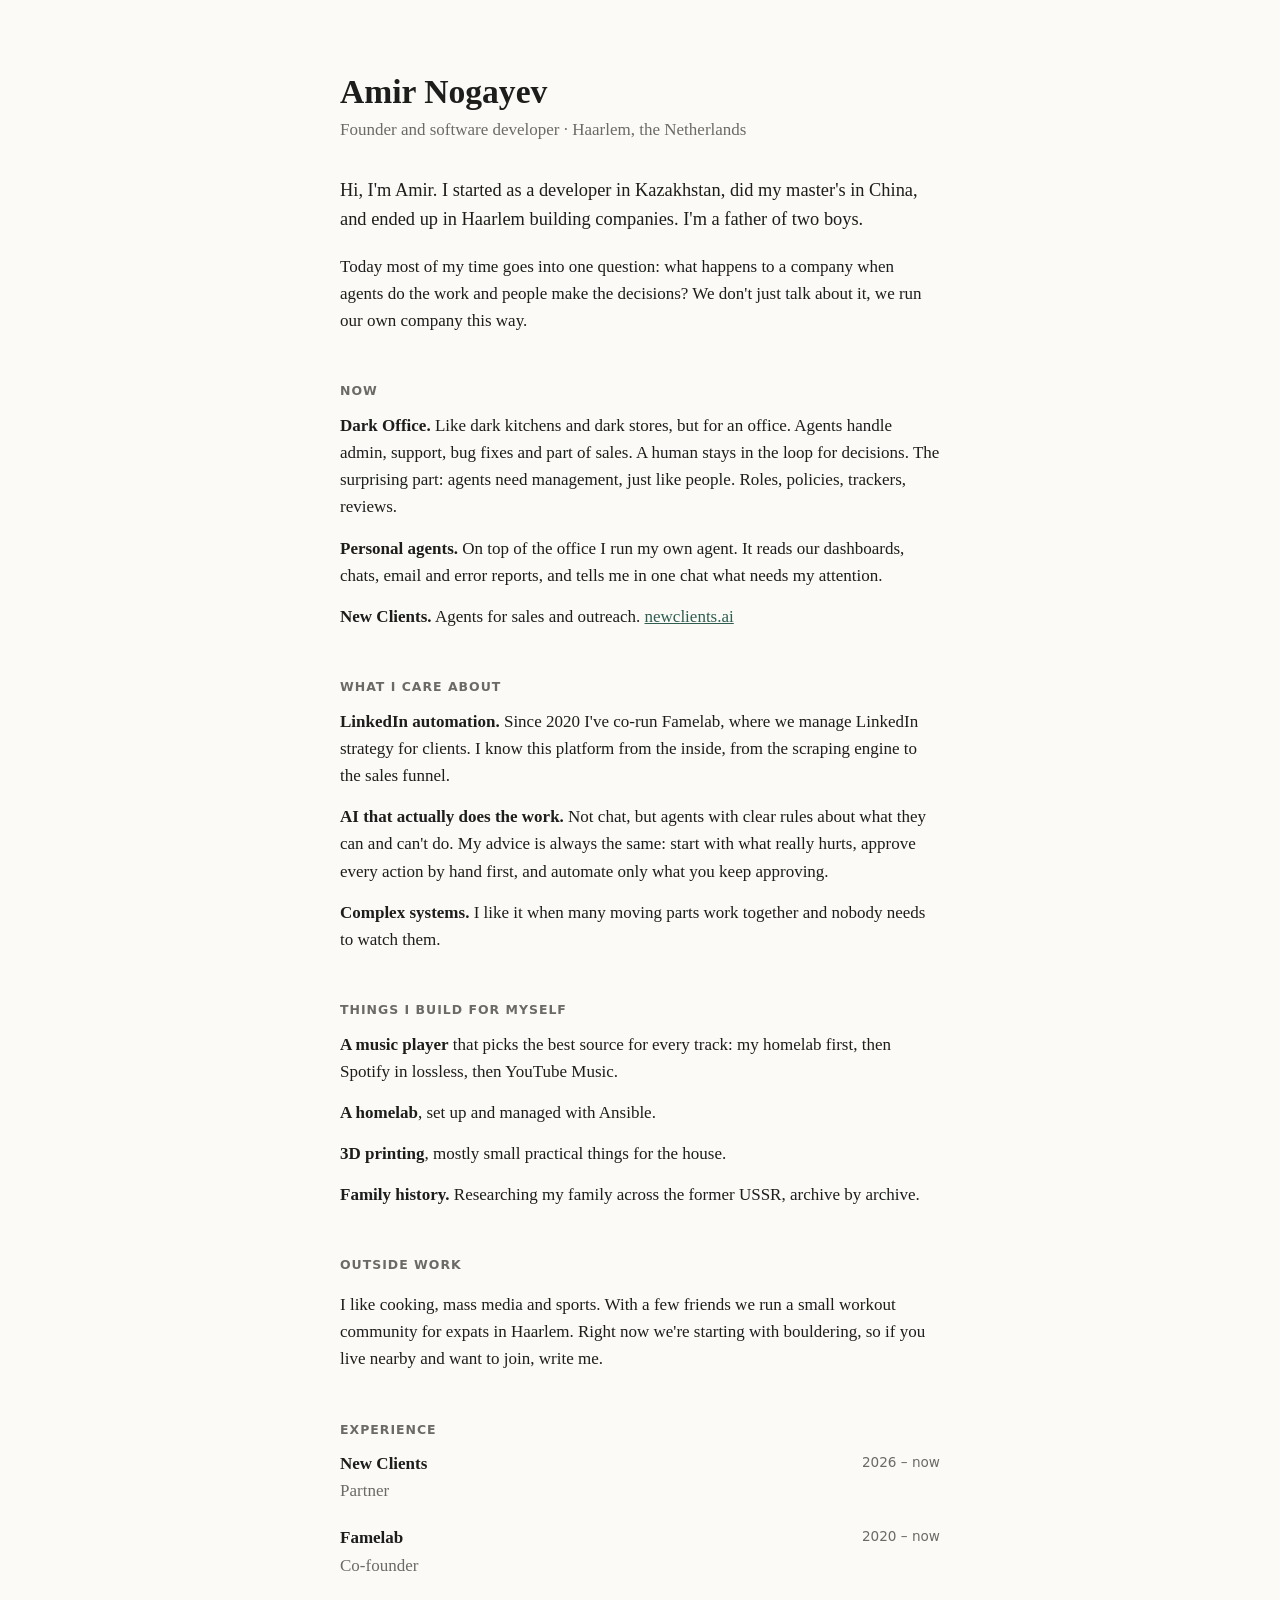
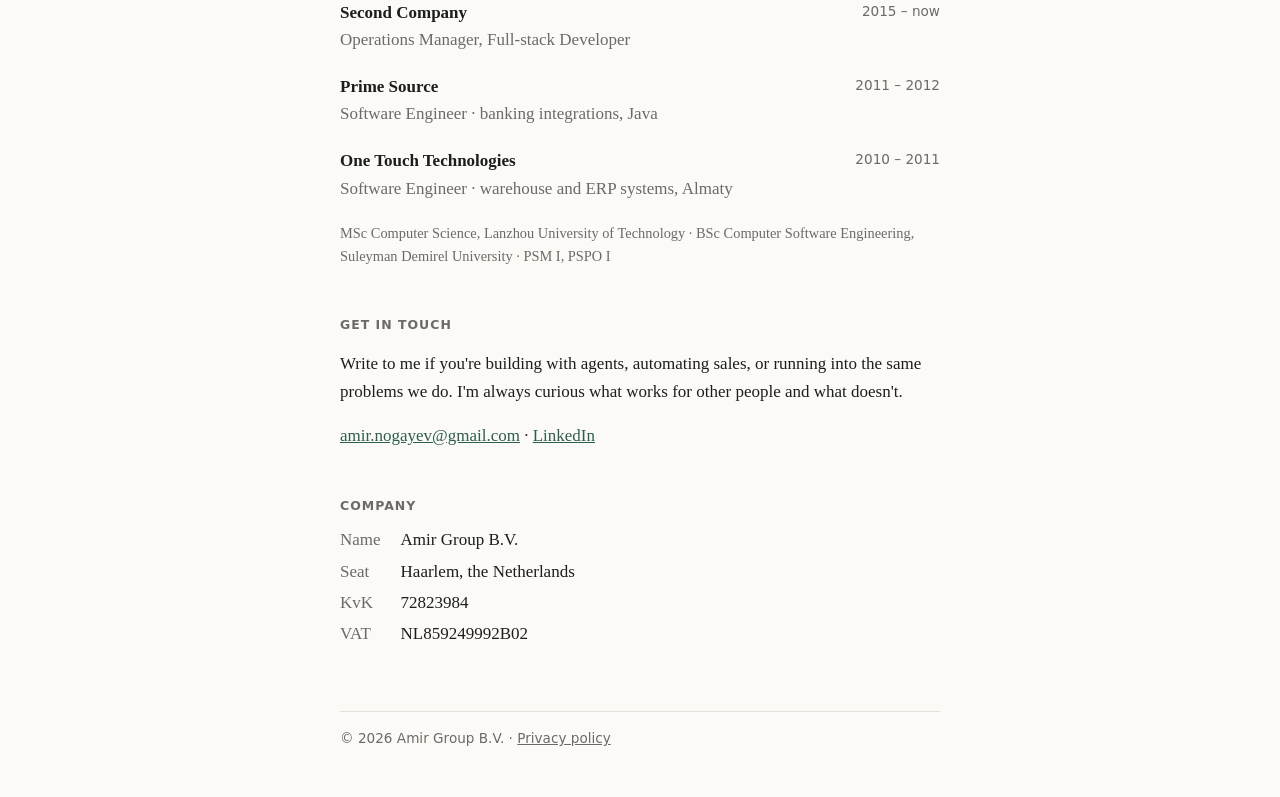
<file: index.html>
<!doctype html>
<html lang="en">
<head>
  <meta charset="utf-8">
  <meta name="viewport" content="width=device-width, initial-scale=1">
  <title>Amir Nogayev</title>
  <meta name="description" content="Amir Nogayev, founder and software developer in Haarlem. Building Dark Office, an office run by AI agents, and personal agents.">
  <link rel="stylesheet" href="style.css">
</head>
<body>
<main>
  <h1>Amir Nogayev</h1>
  <p class="role">Founder and software developer · Haarlem, the Netherlands</p>

  <p class="lead">Hi, I'm Amir. I started as a developer in Kazakhstan, did my master's in China,
  and ended up in Haarlem building companies. I'm a father of two boys.</p>

  <p>Today most of my time goes into one question: what happens to a company when agents
  do the work and people make the decisions? We don't just talk about it, we run our own company this way.</p>

  <h2>Now</h2>
  <ul class="plain">
    <li><strong>Dark Office.</strong> Like dark kitchens and dark stores, but for an office.
    Agents handle admin, support, bug fixes and part of sales. A human stays in the loop for decisions.
    The surprising part: agents need management, just like people. Roles, policies, trackers, reviews.</li>
    <li><strong>Personal agents.</strong> On top of the office I run my own agent. It reads our dashboards,
    chats, email and error reports, and tells me in one chat what needs my attention.</li>
    <li><strong>New Clients.</strong> Agents for sales and outreach.
    <a href="https://www.newclients.ai">newclients.ai</a></li>
  </ul>

  <h2>What I care about</h2>
  <ul class="plain">
    <li><strong>LinkedIn automation.</strong> Since 2020 I've co-run Famelab, where we manage LinkedIn strategy for clients.
    I know this platform from the inside, from the scraping engine to the sales funnel.</li>
    <li><strong>AI that actually does the work.</strong> Not chat, but agents with clear rules about what they can and can't do.
    My advice is always the same: start with what really hurts, approve every action by hand first,
    and automate only what you keep approving.</li>
    <li><strong>Complex systems.</strong> I like it when many moving parts work together and nobody needs to watch them.</li>
  </ul>

  <h2>Things I build for myself</h2>
  <ul class="plain">
    <li><strong>A music player</strong> that picks the best source for every track: my homelab first,
    then Spotify in lossless, then YouTube Music.</li>
    <li><strong>A homelab</strong>, set up and managed with Ansible.</li>
    <li><strong>3D printing</strong>, mostly small practical things for the house.</li>
    <li><strong>Family history.</strong> Researching my family across the former USSR, archive by archive.</li>
  </ul>

  <h2>Outside work</h2>
  <p>I like cooking, mass media and sports. With a few friends we run a small workout community
  for expats in Haarlem. Right now we're starting with bouldering, so if you live nearby and want to join, write me.</p>

  <h2>Experience</h2>
  <ol class="cv">
    <li>
      <div class="cv-head"><strong>New Clients</strong><span>2026 – now</span></div>
      <div class="cv-role">Partner</div>
    </li>
    <li>
      <div class="cv-head"><strong>Famelab</strong><span>2020 – now</span></div>
      <div class="cv-role">Co-founder</div>
    </li>
    <li>
      <div class="cv-head"><strong>Second Company</strong><span>2015 – now</span></div>
      <div class="cv-role">Operations Manager, Full-stack Developer</div>
    </li>
    <li>
      <div class="cv-head"><strong>Prime Source</strong><span>2011 – 2012</span></div>
      <div class="cv-role">Software Engineer · banking integrations, Java</div>
    </li>
    <li>
      <div class="cv-head"><strong>One Touch Technologies</strong><span>2010 – 2011</span></div>
      <div class="cv-role">Software Engineer · warehouse and ERP systems, Almaty</div>
    </li>
  </ol>
  <p class="small">MSc Computer Science, Lanzhou University of Technology ·
  BSc Computer Software Engineering, Suleyman Demirel University · PSM I, PSPO I</p>

  <h2>Get in touch</h2>
  <p>Write to me if you're building with agents, automating sales, or running into
  the same problems we do. I'm always curious what works for other people and what doesn't.</p>
  <p><a href="mailto:amir.nogayev@gmail.com">amir.nogayev@gmail.com</a> ·
  <a href="https://www.linkedin.com/in/amir-nogayev-b2207214b">LinkedIn</a></p>

  <h2>Company</h2>
  <dl>
    <dt>Name</dt><dd>Amir Group B.V.</dd>
    <dt>Seat</dt><dd>Haarlem, the Netherlands</dd>
    <dt>KvK</dt><dd>72823984</dd>
    <dt>VAT</dt><dd>NL859249992B02</dd>
  </dl>

  <footer>
    © 2026 Amir Group B.V. · <a href="privacy.html">Privacy policy</a>
  </footer>
</main>
</body>
</html>
</file>
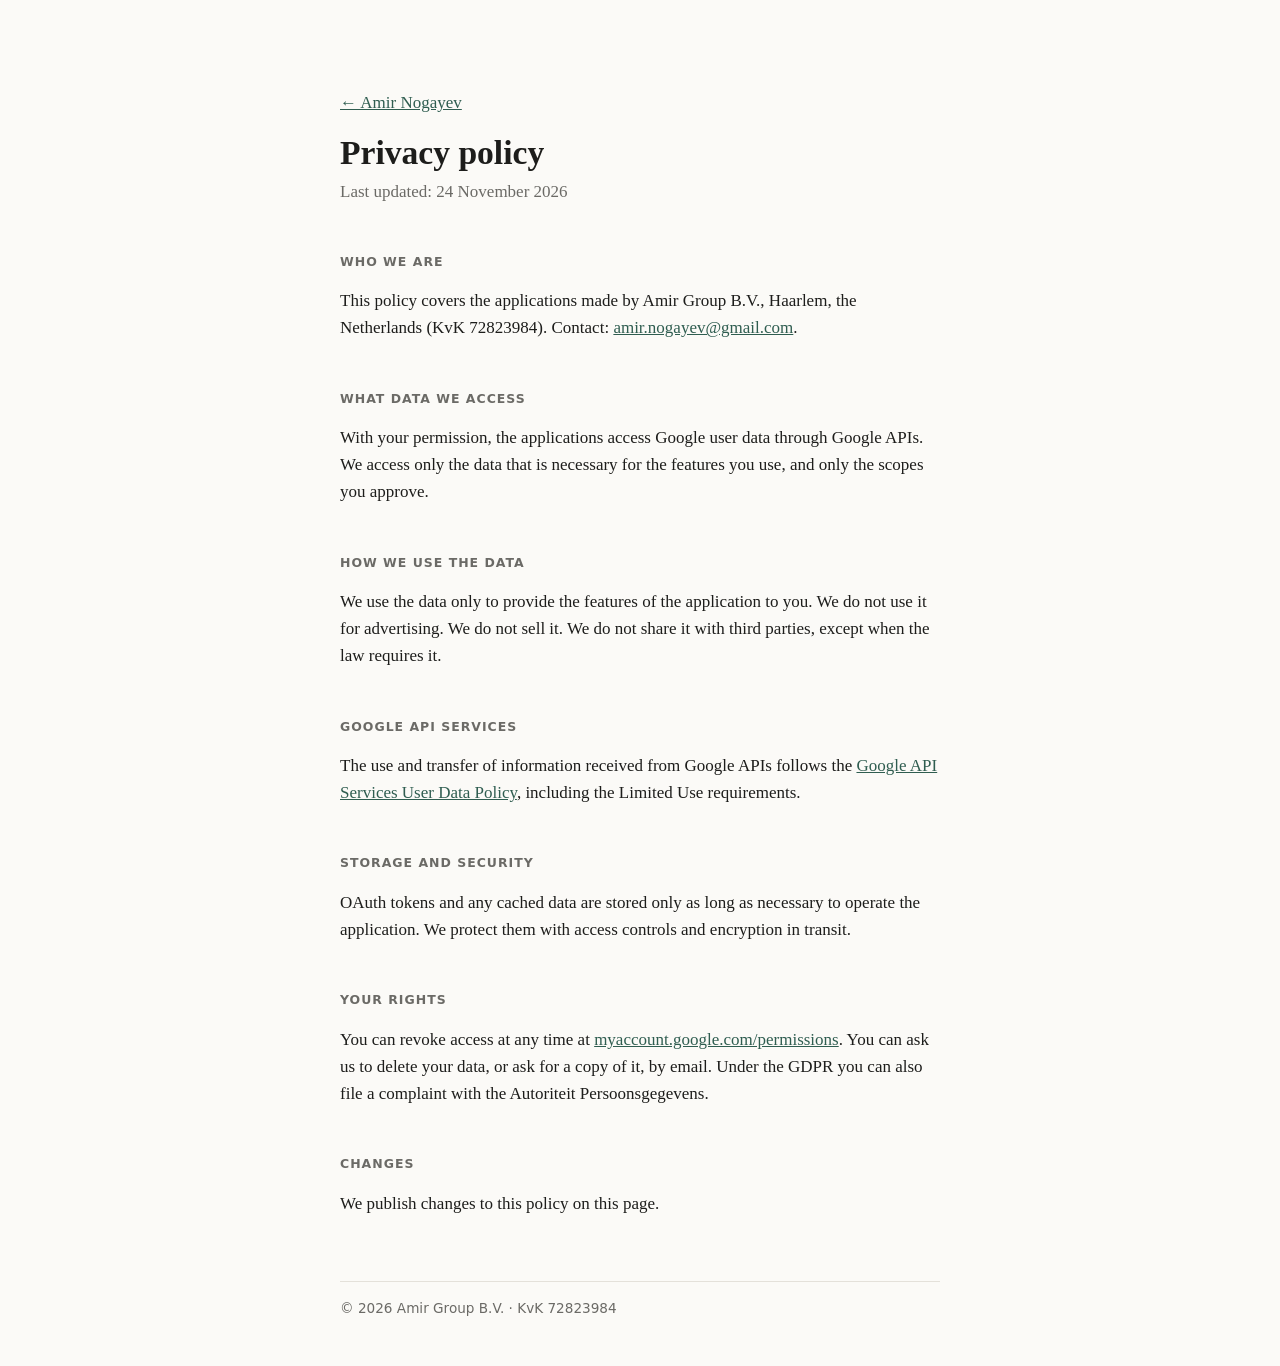
<file: privacy.html>
<!doctype html>
<html lang="en">
<head>
  <meta charset="utf-8">
  <meta name="viewport" content="width=device-width, initial-scale=1">
  <title>Privacy Policy</title>
  <link rel="stylesheet" href="style.css">
</head>
<body>
<main>
  <p><a href="./">← Amir Nogayev</a></p>
  <h1>Privacy policy</h1>
  <p class="role">Last updated: 24 November 2026</p>

  <h2>Who we are</h2>
  <p>This policy covers the applications made by Amir Group B.V., Haarlem,
  the Netherlands (KvK 72823984). Contact: <a href="mailto:amir.nogayev@gmail.com">amir.nogayev@gmail.com</a>.</p>

  <h2>What data we access</h2>
  <p>With your permission, the applications access Google user data through Google APIs.
  We access only the data that is necessary for the features you use, and only the scopes you approve.</p>

  <h2>How we use the data</h2>
  <p>We use the data only to provide the features of the application to you.
  We do not use it for advertising. We do not sell it. We do not share it with third parties,
  except when the law requires it.</p>

  <h2>Google API Services</h2>
  <p>The use and transfer of information received from Google APIs follows the
  <a href="https://developers.google.com/terms/api-services-user-data-policy">Google API Services User Data Policy</a>,
  including the Limited Use requirements.</p>

  <h2>Storage and security</h2>
  <p>OAuth tokens and any cached data are stored only as long as necessary to operate the application.
  We protect them with access controls and encryption in transit.</p>

  <h2>Your rights</h2>
  <p>You can revoke access at any time at
  <a href="https://myaccount.google.com/permissions">myaccount.google.com/permissions</a>.
  You can ask us to delete your data, or ask for a copy of it, by email.
  Under the GDPR you can also file a complaint with the Autoriteit Persoonsgegevens.</p>

  <h2>Changes</h2>
  <p>We publish changes to this policy on this page.</p>

  <footer>
    © 2026 Amir Group B.V. · KvK 72823984
  </footer>
</main>
</body>
</html>
</file>
<file: style.css>
:root {
  --bg: #fbfaf7;
  --fg: #1d1d1b;
  --muted: #6b6a66;
  --line: #e4e1da;
  --accent: #2f5d50;
}
@media (prefers-color-scheme: dark) {
  :root {
    --bg: #161615;
    --fg: #ecebe6;
    --muted: #9b9a94;
    --line: #2c2b29;
    --accent: #7fb8a4;
  }
}
* { box-sizing: border-box; }
body {
  margin: 0;
  background: var(--bg);
  color: var(--fg);
  font: 17px/1.6 "Iowan Old Style", "Palatino Linotype", Palatino, Georgia, serif;
}
main {
  max-width: 640px;
  margin: 0 auto;
  padding: 72px 20px 48px;
}
h1 { font-size: 2.1rem; line-height: 1.2; margin: 0 0 4px; font-weight: 600; }
h2 {
  font: 600 0.78rem/1.4 system-ui, -apple-system, sans-serif;
  text-transform: uppercase;
  letter-spacing: 0.08em;
  color: var(--muted);
  margin: 48px 0 12px;
}
.role { color: var(--muted); margin: 0; }
a { color: var(--accent); }
dl { display: grid; grid-template-columns: max-content 1fr; gap: 4px 20px; margin: 0; }
dt { color: var(--muted); }
dd { margin: 0; }
address { font-style: normal; }
footer {
  margin-top: 64px;
  padding-top: 16px;
  border-top: 1px solid var(--line);
  font: 0.85rem/1.5 system-ui, -apple-system, sans-serif;
  color: var(--muted);
}
footer a { color: inherit; }
ul { padding-left: 1.2em; margin: 0; }
.cv { list-style: none; padding: 0; margin: 0; }
.cv li { margin-bottom: 20px; }
.cv-head { display: flex; justify-content: space-between; gap: 12px; flex-wrap: wrap; }
.cv-head span, .cv-role { color: var(--muted); }
.cv-head span { font: 0.85rem/1.9 system-ui, -apple-system, sans-serif; }
.cv p { margin: 4px 0 0; }
.lead { font-size: 1.15rem; margin-top: 32px; }
.plain { list-style: none; padding: 0; }
.plain li { margin-bottom: 14px; }
.small { color: var(--muted); font-size: 0.9rem; }
</file>
